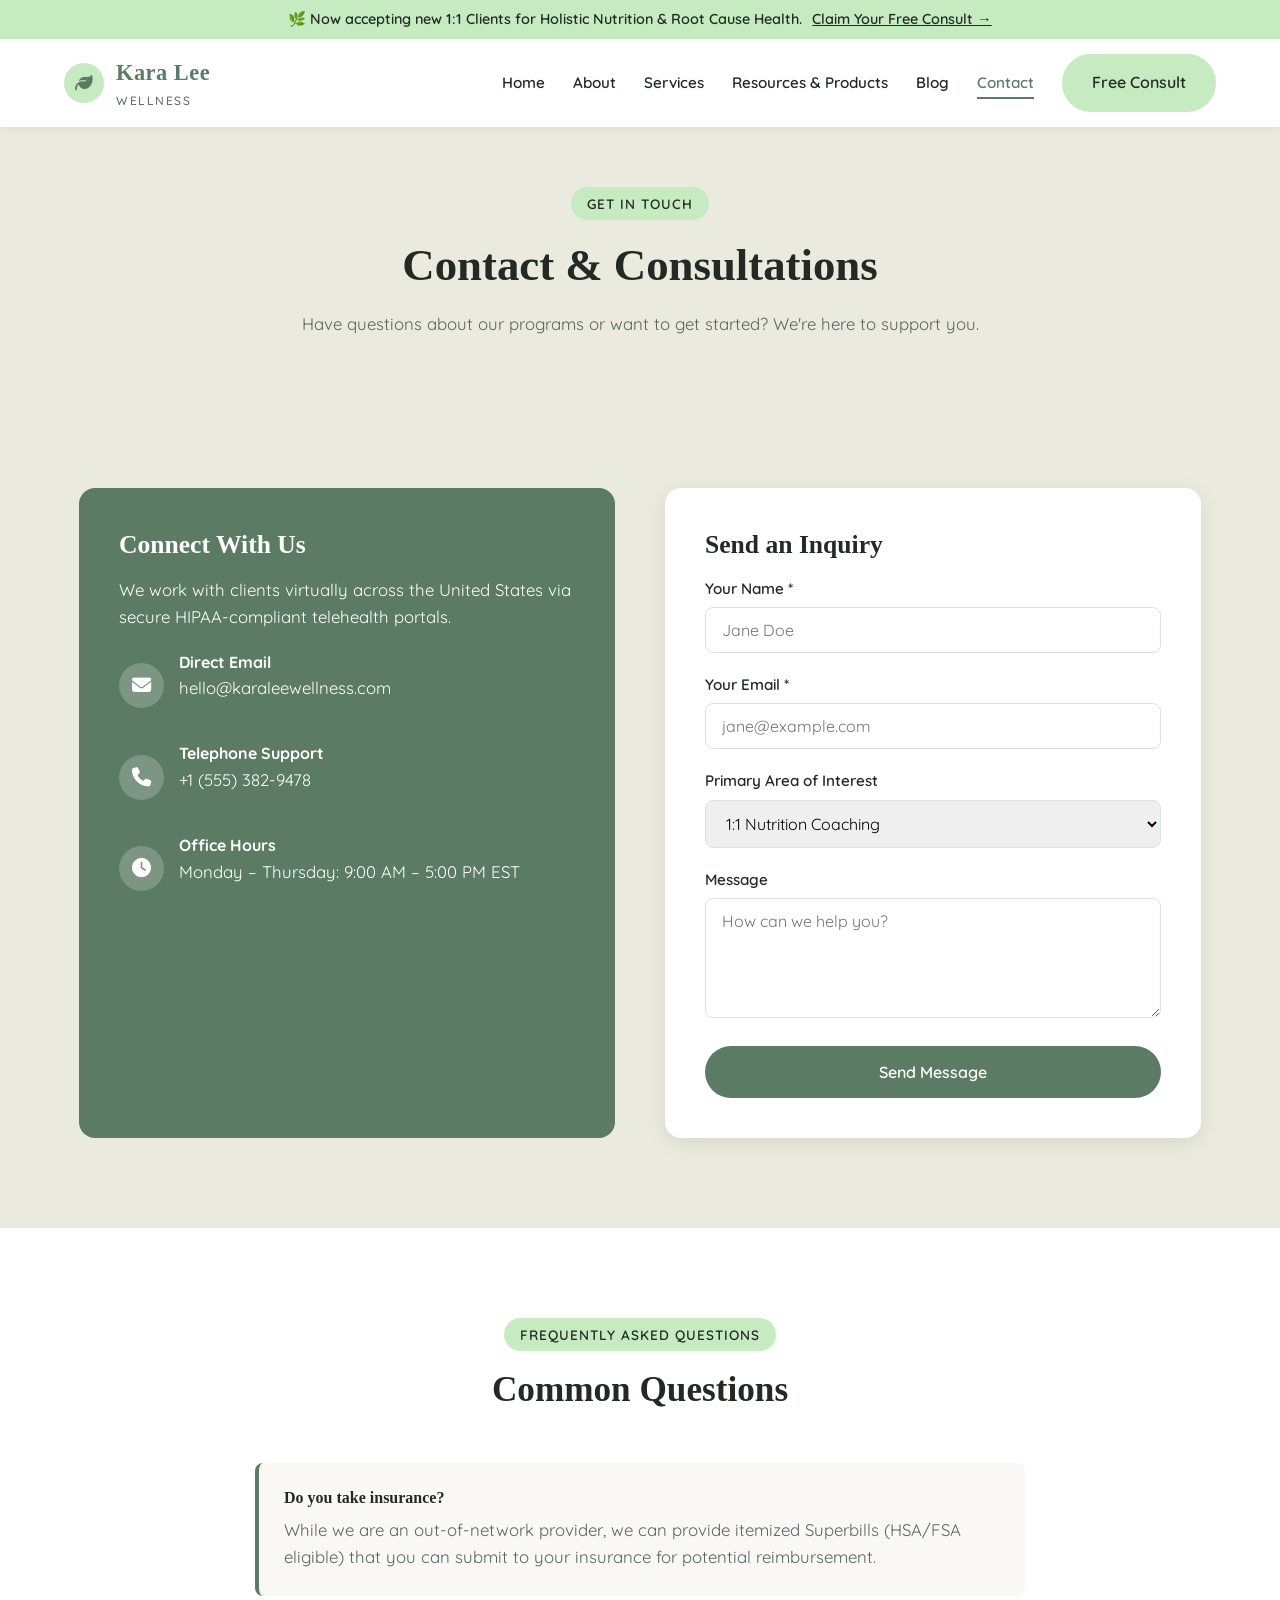
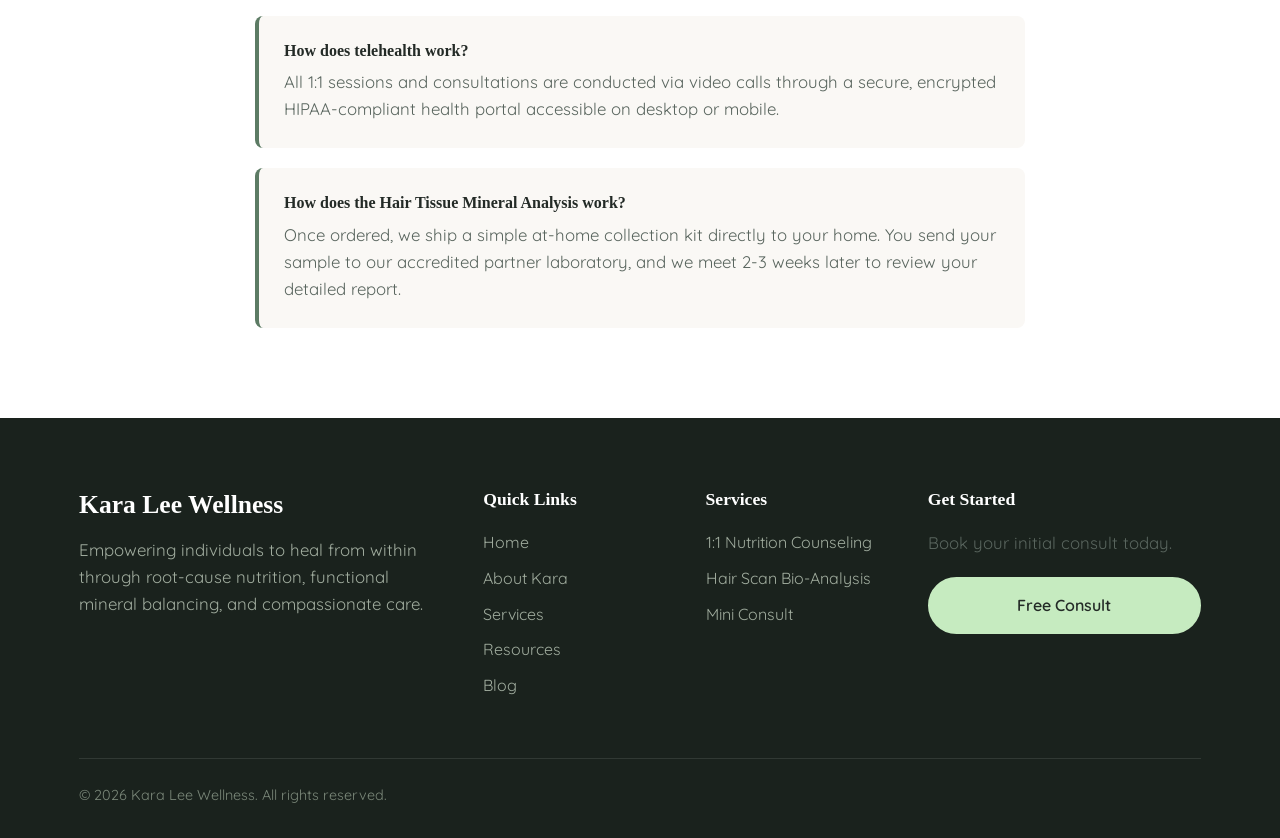
<file: contact.html>
<!DOCTYPE html>
<html lang="en">
<head>
  <meta charset="UTF-8">
  <meta name="viewport" content="width=device-width, initial-scale=1.0">
  <title>Contact & Schedule | Kara Lee Wellness</title>
  <meta name="description" content="Get in touch with Kara Lee Wellness. Schedule your free consultation or send us your health questions.">
  
  <link rel="preconnect" href="https://fonts.googleapis.com">
  <link rel="preconnect" href="https://fonts.gstatic.com" crossorigin>
  <link href="https://fonts.googleapis.com/css2?family=Quicksand:wght@400;500;600;700&family=Nunito:wght@400;600;700&display=swap" rel="stylesheet">
  <link rel="stylesheet" href="https://cdnjs.cloudflare.com/ajax/libs/font-awesome/6.4.0/css/all.min.css">
  <link rel="stylesheet" href="css/style.css">
</head>
<body>

  <div class="announcement-bar">
    🌿 Now accepting new 1:1 Clients for Holistic Nutrition & Root Cause Health. <a href="#" class="open-booking-modal" data-service="Free Consultation">Claim Your Free Consult &rarr;</a>
  </div>

  <header class="site-header">
    <div class="container nav-wrapper">
      <a href="index.html" class="brand-logo">
        <div class="floating-icon" style="width:40px; height:40px; font-size:1.1rem; background-color:#c6ebc0;">
          <i class="fas fa-leaf"></i>
        </div>
        <div class="brand-name">
          Kara Lee
          <span>Wellness</span>
        </div>
      </a>

      <button class="mobile-toggle" aria-label="Toggle Menu">
        <i class="fas fa-bars"></i>
      </button>

      <nav class="nav-menu">
        <a href="index.html" class="nav-link">Home</a>
        <a href="about.html" class="nav-link">About</a>
        <a href="services.html" class="nav-link">Services</a>
        <a href="resources.html" class="nav-link">Resources & Products</a>
        <a href="blog.html" class="nav-link">Blog</a>
        <a href="contact.html" class="nav-link active">Contact</a>
        <a href="#" class="btn btn-secondary open-booking-modal" data-service="Free Consultation">Free Consult</a>
      </nav>
    </div>
  </header>

  <!-- Banner -->
  <section class="quote-banner" style="background-color: var(--bg-sand); padding: 60px 0;">
    <div class="container text-center">
      <span class="badge">Get in Touch</span>
      <h1>Contact & Consultations</h1>
      <p style="max-width: 700px; margin: 0 auto;">Have questions about our programs or want to get started? We're here to support you.</p>
    </div>
  </section>

  <!-- Contact Grid Section -->
  <section class="contact-section">
    <div class="container contact-grid">
      <div class="contact-info-box">
        <h3>Connect With Us</h3>
        <p>We work with clients virtually across the United States via secure HIPAA-compliant telehealth portals.</p>

        <div class="info-item">
          <div class="info-icon"><i class="fas fa-envelope"></i></div>
          <div>
            <strong>Direct Email</strong>
            <p>hello@karaleewellness.com</p>
          </div>
        </div>

        <div class="info-item">
          <div class="info-icon"><i class="fas fa-phone"></i></div>
          <div>
            <strong>Telephone Support</strong>
            <p>+1 (555) 382-9478</p>
          </div>
        </div>

        <div class="info-item">
          <div class="info-icon"><i class="fas fa-clock"></i></div>
          <div>
            <strong>Office Hours</strong>
            <p>Monday – Thursday: 9:00 AM – 5:00 PM EST</p>
          </div>
        </div>
      </div>

      <div class="contact-form-wrapper">
        <h3>Send an Inquiry</h3>
        <form id="mainContactForm">
          <div class="form-group">
            <label for="contactName">Your Name *</label>
            <input type="text" id="contactName" class="form-control" required placeholder="Jane Doe">
          </div>
          <div class="form-group">
            <label for="contactEmail">Your Email *</label>
            <input type="email" id="contactEmail" class="form-control" required placeholder="jane@example.com">
          </div>
          <div class="form-group">
            <label for="contactGoal">Primary Area of Interest</label>
            <select id="contactGoal" class="form-control">
              <option value="1:1 Nutrition Coaching">1:1 Nutrition Coaching</option>
              <option value="Hair Scan Analysis">Hair Scan Bio-Analysis</option>
              <option value="Mini Consult">Mini Consult</option>
              <option value="General Question">General Question</option>
            </select>
          </div>
          <div class="form-group">
            <label for="contactMessage">Message</label>
            <textarea id="contactMessage" class="form-control" placeholder="How can we help you?"></textarea>
          </div>
          <button type="submit" class="btn btn-primary" style="width:100%;">Send Message</button>
        </form>
      </div>
    </div>
  </section>

  <!-- FAQ Section -->
  <section class="services-section" style="background-color: var(--bg-light);">
    <div class="container" style="max-width: 800px;">
      <div class="section-header">
        <span class="badge">Frequently Asked Questions</span>
        <h2>Common Questions</h2>
      </div>

      <div style="display:flex; flex-direction:column; gap:20px;">
        <div style="background-color:var(--bg-cream); padding:25px; border-radius:var(--radius-sm); border-left:4px solid var(--primary-color);">
          <h4 style="margin-bottom:8px;">Do you take insurance?</h4>
          <p style="margin-bottom:0;">While we are an out-of-network provider, we can provide itemized Superbills (HSA/FSA eligible) that you can submit to your insurance for potential reimbursement.</p>
        </div>

        <div style="background-color:var(--bg-cream); padding:25px; border-radius:var(--radius-sm); border-left:4px solid var(--primary-color);">
          <h4 style="margin-bottom:8px;">How does telehealth work?</h4>
          <p style="margin-bottom:0;">All 1:1 sessions and consultations are conducted via video calls through a secure, encrypted HIPAA-compliant health portal accessible on desktop or mobile.</p>
        </div>

        <div style="background-color:var(--bg-cream); padding:25px; border-radius:var(--radius-sm); border-left:4px solid var(--primary-color);">
          <h4 style="margin-bottom:8px;">How does the Hair Tissue Mineral Analysis work?</h4>
          <p style="margin-bottom:0;">Once ordered, we ship a simple at-home collection kit directly to your home. You send your sample to our accredited partner laboratory, and we meet 2-3 weeks later to review your detailed report.</p>
        </div>
      </div>
    </div>
  </section>

  <!-- Footer -->
  <footer class="site-footer">
    <div class="container">
      <div class="footer-grid">
        <div class="footer-brand">
          <h3>Kara Lee Wellness</h3>
          <p>Empowering individuals to heal from within through root-cause nutrition, functional mineral balancing, and compassionate care.</p>
        </div>
        <div class="footer-widget">
          <h4>Quick Links</h4>
          <ul class="footer-links">
            <li><a href="index.html">Home</a></li>
            <li><a href="about.html">About Kara</a></li>
            <li><a href="services.html">Services</a></li>
            <li><a href="resources.html">Resources</a></li>
            <li><a href="blog.html">Blog</a></li>
          </ul>
        </div>
        <div class="footer-widget">
          <h4>Services</h4>
          <ul class="footer-links">
            <li><a href="services.html">1:1 Nutrition Counseling</a></li>
            <li><a href="services.html">Hair Scan Bio-Analysis</a></li>
            <li><a href="services.html">Mini Consult</a></li>
          </ul>
        </div>
        <div class="footer-widget">
          <h4>Get Started</h4>
          <p>Book your initial consult today.</p>
          <a href="#" class="btn btn-secondary open-booking-modal" data-service="Free Consultation" style="width:100%;">Free Consult</a>
        </div>
      </div>
      <div class="footer-bottom">
        <div>&copy; 2026 Kara Lee Wellness. All rights reserved.</div>
      </div>
    </div>
  </footer>

  <!-- Booking Modal -->
  <div class="modal" id="bookingModal">
    <div class="modal-content">
      <button class="modal-close">&times;</button>
      <h2>Book Your Consultation</h2>
      <form id="bookingForm">
        <div class="form-group">
          <label for="modalService">Select Service *</label>
          <select id="modalService" class="form-control" required>
            <option value="Free Consultation">Free 15-Min Discovery Consult ($0)</option>
            <option value="1:1 Nutrition Counseling">1:1 Nutrition Counseling Program</option>
            <option value="Hair Scan Analysis">Hair Scan Bio-Analysis Kit ($249)</option>
            <option value="Mini Consult">45-Min Mini Consult ($120)</option>
          </select>
        </div>
        <div class="form-group">
          <label for="modalName">Your Full Name *</label>
          <input type="text" id="modalName" class="form-control" required>
        </div>
        <div class="form-group">
          <label for="modalEmail">Email Address *</label>
          <input type="email" id="modalEmail" class="form-control" required>
        </div>
        <button type="submit" class="btn btn-primary" style="width:100%;">Confirm Booking Request</button>
      </form>
    </div>
  </div>

  <script src="js/main.js"></script>
</body>
</html>
</file>
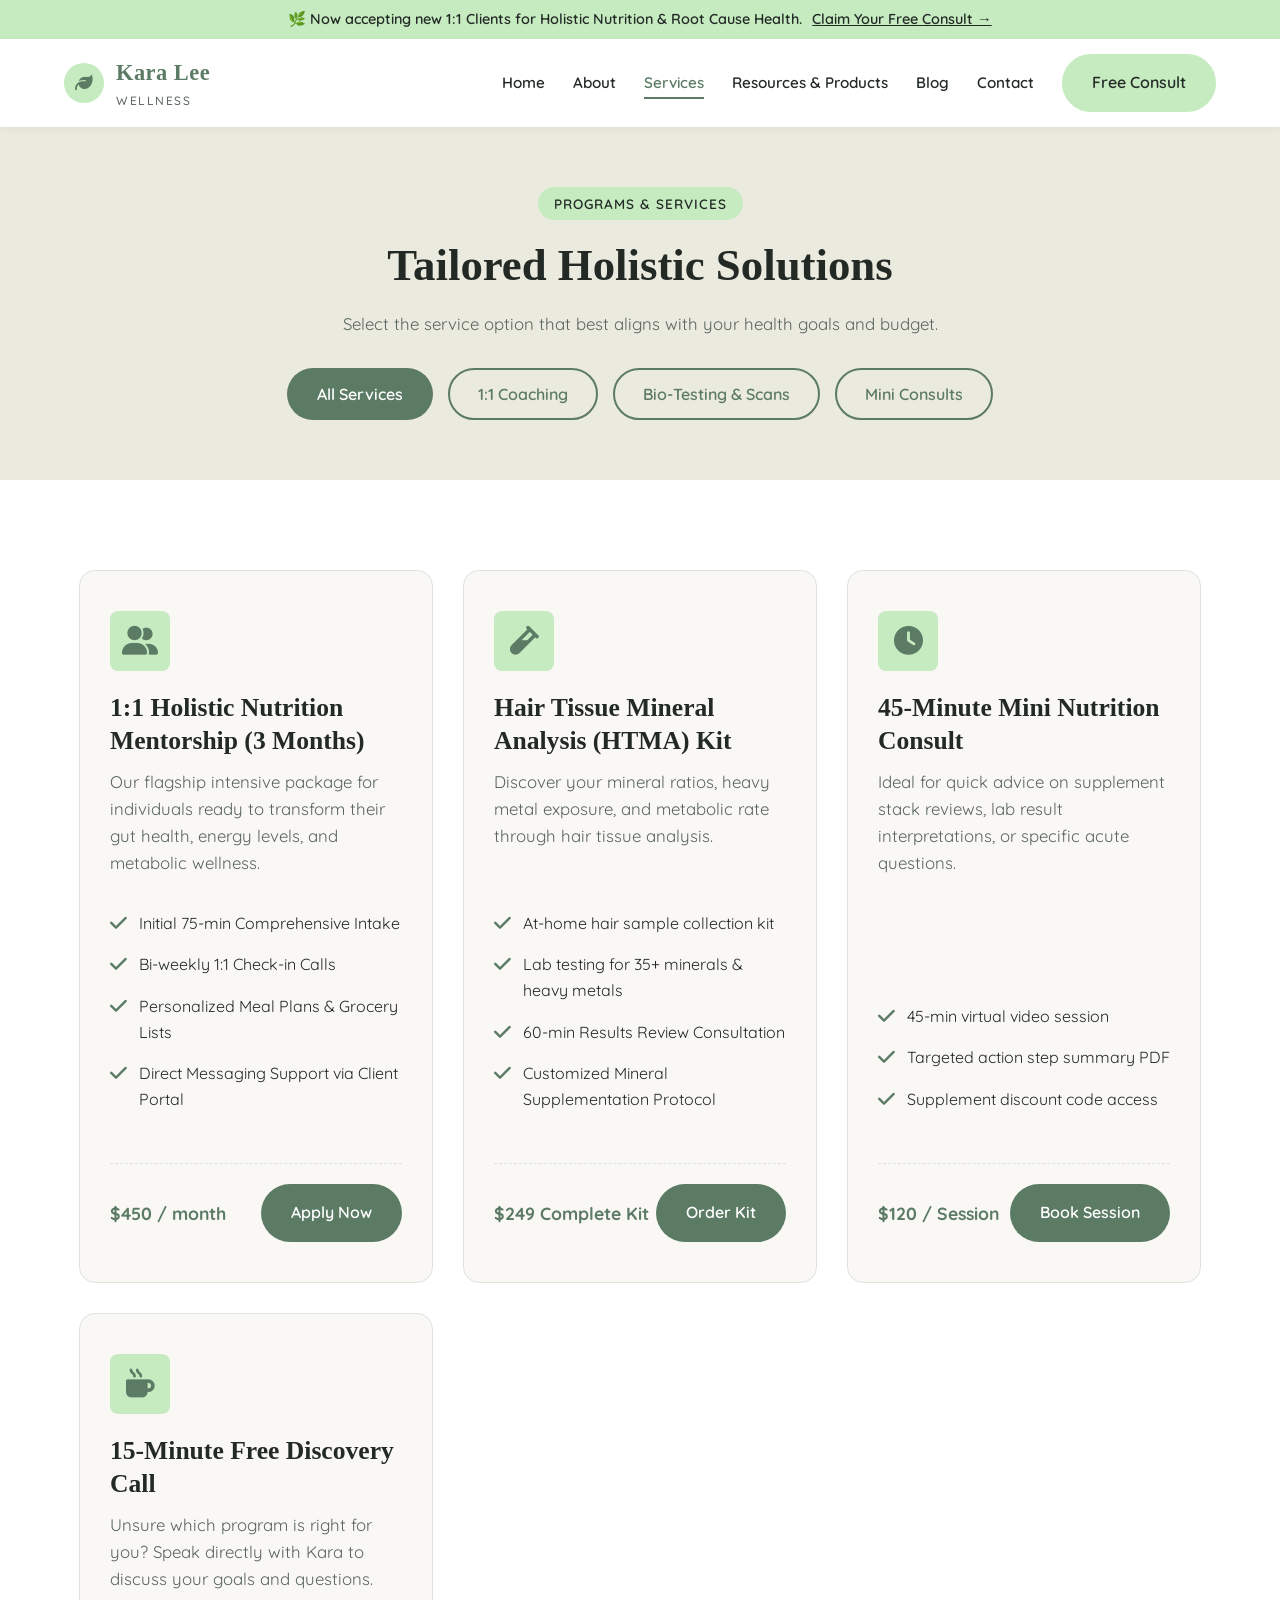
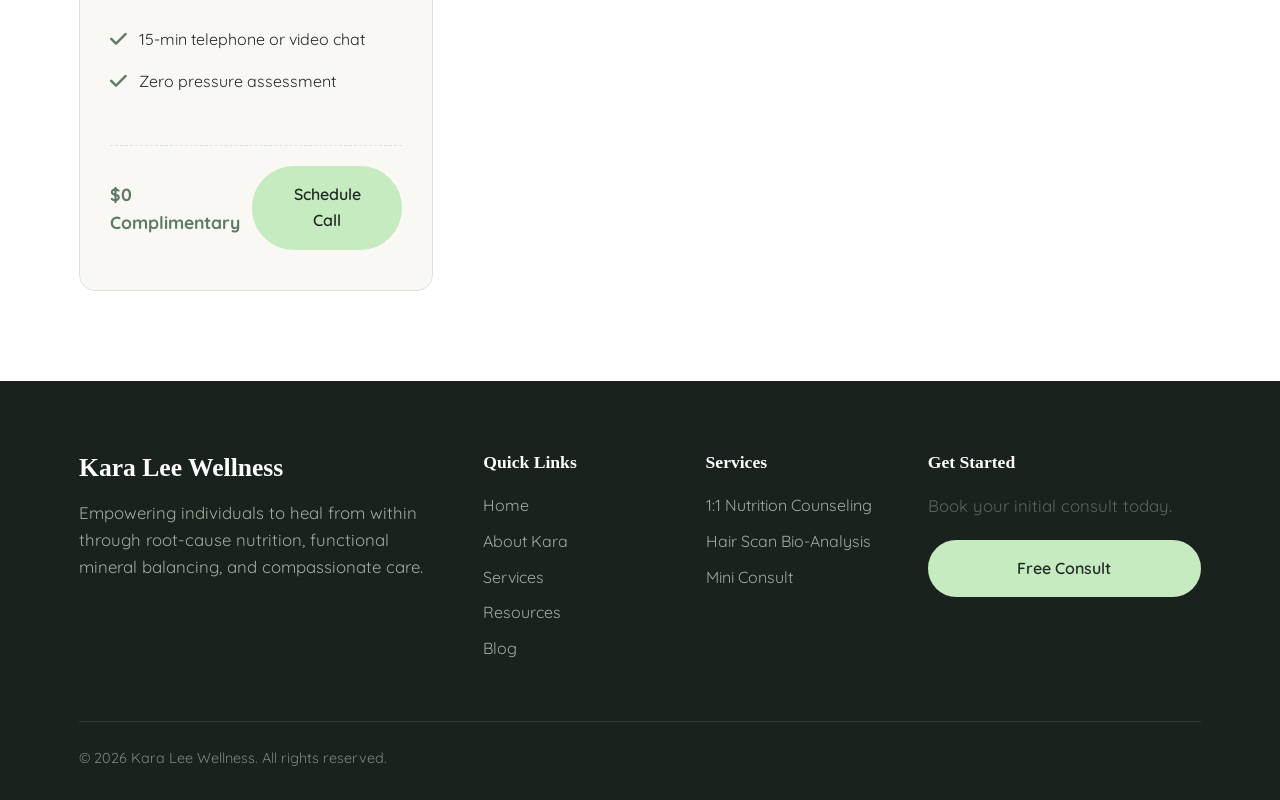
<file: services.html>
<!DOCTYPE html>
<html lang="en">
<head>
  <meta charset="UTF-8">
  <meta name="viewport" content="width=device-width, initial-scale=1.0">
  <title>Nutrition & Wellness Services | Kara Lee Wellness</title>
  <meta name="description" content="Explore our holistic nutrition services including 1:1 Counseling, Hair Tissue Mineral Analysis (HTMA), and Mini Consultations.">
  
  <link rel="preconnect" href="https://fonts.googleapis.com">
  <link rel="preconnect" href="https://fonts.gstatic.com" crossorigin>
  <link href="https://fonts.googleapis.com/css2?family=Quicksand:wght@400;500;600;700&family=Nunito:wght@400;600;700&display=swap" rel="stylesheet">
  <link rel="stylesheet" href="https://cdnjs.cloudflare.com/ajax/libs/font-awesome/6.4.0/css/all.min.css">
  <link rel="stylesheet" href="css/style.css">
</head>
<body>

  <div class="announcement-bar">
    🌿 Now accepting new 1:1 Clients for Holistic Nutrition & Root Cause Health. <a href="#" class="open-booking-modal" data-service="Free Consultation">Claim Your Free Consult &rarr;</a>
  </div>

  <header class="site-header">
    <div class="container nav-wrapper">
      <a href="index.html" class="brand-logo">
        <div class="floating-icon" style="width:40px; height:40px; font-size:1.1rem; background-color:#c6ebc0;">
          <i class="fas fa-leaf"></i>
        </div>
        <div class="brand-name">
          Kara Lee
          <span>Wellness</span>
        </div>
      </a>

      <button class="mobile-toggle" aria-label="Toggle Menu">
        <i class="fas fa-bars"></i>
      </button>

      <nav class="nav-menu">
        <a href="index.html" class="nav-link">Home</a>
        <a href="about.html" class="nav-link">About</a>
        <a href="services.html" class="nav-link active">Services</a>
        <a href="resources.html" class="nav-link">Resources & Products</a>
        <a href="blog.html" class="nav-link">Blog</a>
        <a href="contact.html" class="nav-link">Contact</a>
        <a href="#" class="btn btn-secondary open-booking-modal" data-service="Free Consultation">Free Consult</a>
      </nav>
    </div>
  </header>

  <!-- Banner -->
  <section class="quote-banner" style="background-color: var(--bg-sand); padding: 60px 0;">
    <div class="container text-center">
      <span class="badge">Programs & Services</span>
      <h1>Tailored Holistic Solutions</h1>
      <p style="max-width: 700px; margin: 0 auto;">Select the service option that best aligns with your health goals and budget.</p>
      
      <!-- Filter Tabs -->
      <div style="margin-top: 30px; display: flex; justify-content: center; gap: 15px; flex-wrap: wrap;">
        <button class="btn btn-primary filter-btn" data-filter="all">All Services</button>
        <button class="btn btn-outline filter-btn" data-filter="coaching">1:1 Coaching</button>
        <button class="btn btn-outline filter-btn" data-filter="testing">Bio-Testing & Scans</button>
        <button class="btn btn-outline filter-btn" data-filter="consult">Mini Consults</button>
      </div>
    </div>
  </section>

  <!-- Detailed Services Grid -->
  <section class="services-section">
    <div class="container">
      <div class="services-grid">
        
        <!-- Service 1 -->
        <div class="service-card service-card-item coaching">
          <div class="service-icon"><i class="fas fa-user-friends"></i></div>
          <h3>1:1 Holistic Nutrition Mentorship (3 Months)</h3>
          <p>Our flagship intensive package for individuals ready to transform their gut health, energy levels, and metabolic wellness.</p>
          <ul class="feature-list" style="margin: 15px 0;">
            <li class="feature-item"><i class="fas fa-check"></i> Initial 75-min Comprehensive Intake</li>
            <li class="feature-item"><i class="fas fa-check"></i> Bi-weekly 1:1 Check-in Calls</li>
            <li class="feature-item"><i class="fas fa-check"></i> Personalized Meal Plans & Grocery Lists</li>
            <li class="feature-item"><i class="fas fa-check"></i> Direct Messaging Support via Client Portal</li>
          </ul>
          <div class="service-footer">
            <span class="service-price">$450 / month</span>
            <a href="#" class="btn btn-primary open-booking-modal" data-service="1:1 Nutrition Counseling">Apply Now</a>
          </div>
        </div>

        <!-- Service 2 -->
        <div class="service-card service-card-item testing">
          <div class="service-icon"><i class="fas fa-vial"></i></div>
          <h3>Hair Tissue Mineral Analysis (HTMA) Kit</h3>
          <p>Discover your mineral ratios, heavy metal exposure, and metabolic rate through hair tissue analysis.</p>
          <ul class="feature-list" style="margin: 15px 0;">
            <li class="feature-item"><i class="fas fa-check"></i> At-home hair sample collection kit</li>
            <li class="feature-item"><i class="fas fa-check"></i> Lab testing for 35+ minerals & heavy metals</li>
            <li class="feature-item"><i class="fas fa-check"></i> 60-min Results Review Consultation</li>
            <li class="feature-item"><i class="fas fa-check"></i> Customized Mineral Supplementation Protocol</li>
          </ul>
          <div class="service-footer">
            <span class="service-price">$249 Complete Kit</span>
            <a href="#" class="btn btn-primary open-booking-modal" data-service="Hair Scan Analysis">Order Kit</a>
          </div>
        </div>

        <!-- Service 3 -->
        <div class="service-card service-card-item consult">
          <div class="service-icon"><i class="fas fa-clock"></i></div>
          <h3>45-Minute Mini Nutrition Consult</h3>
          <p>Ideal for quick advice on supplement stack reviews, lab result interpretations, or specific acute questions.</p>
          <ul class="feature-list" style="margin: 15px 0;">
            <li class="feature-item"><i class="fas fa-check"></i> 45-min virtual video session</li>
            <li class="feature-item"><i class="fas fa-check"></i> Targeted action step summary PDF</li>
            <li class="feature-item"><i class="fas fa-check"></i> Supplement discount code access</li>
          </ul>
          <div class="service-footer">
            <span class="service-price">$120 / Session</span>
            <a href="#" class="btn btn-primary open-booking-modal" data-service="Mini Consult">Book Session</a>
          </div>
        </div>

        <!-- Service 4 -->
        <div class="service-card service-card-item consult">
          <div class="service-icon"><i class="fas fa-mug-hot"></i></div>
          <h3>15-Minute Free Discovery Call</h3>
          <p>Unsure which program is right for you? Speak directly with Kara to discuss your goals and questions.</p>
          <ul class="feature-list" style="margin: 15px 0;">
            <li class="feature-item"><i class="fas fa-check"></i> 15-min telephone or video chat</li>
            <li class="feature-item"><i class="fas fa-check"></i> Zero pressure assessment</li>
          </ul>
          <div class="service-footer">
            <span class="service-price">$0 Complimentary</span>
            <a href="#" class="btn btn-secondary open-booking-modal" data-service="Free Consultation">Schedule Call</a>
          </div>
        </div>

      </div>
    </div>
  </section>

  <!-- Footer -->
  <footer class="site-footer">
    <div class="container">
      <div class="footer-grid">
        <div class="footer-brand">
          <h3>Kara Lee Wellness</h3>
          <p>Empowering individuals to heal from within through root-cause nutrition, functional mineral balancing, and compassionate care.</p>
        </div>
        <div class="footer-widget">
          <h4>Quick Links</h4>
          <ul class="footer-links">
            <li><a href="index.html">Home</a></li>
            <li><a href="about.html">About Kara</a></li>
            <li><a href="services.html">Services</a></li>
            <li><a href="resources.html">Resources</a></li>
            <li><a href="blog.html">Blog</a></li>
          </ul>
        </div>
        <div class="footer-widget">
          <h4>Services</h4>
          <ul class="footer-links">
            <li><a href="services.html">1:1 Nutrition Counseling</a></li>
            <li><a href="services.html">Hair Scan Bio-Analysis</a></li>
            <li><a href="services.html">Mini Consult</a></li>
          </ul>
        </div>
        <div class="footer-widget">
          <h4>Get Started</h4>
          <p>Book your initial consult today.</p>
          <a href="#" class="btn btn-secondary open-booking-modal" data-service="Free Consultation" style="width:100%;">Free Consult</a>
        </div>
      </div>
      <div class="footer-bottom">
        <div>&copy; 2026 Kara Lee Wellness. All rights reserved.</div>
      </div>
    </div>
  </footer>

  <!-- Booking Modal -->
  <div class="modal" id="bookingModal">
    <div class="modal-content">
      <button class="modal-close">&times;</button>
      <h2>Book Your Consultation</h2>
      <form id="bookingForm">
        <div class="form-group">
          <label for="modalService">Select Service *</label>
          <select id="modalService" class="form-control" required>
            <option value="Free Consultation">Free 15-Min Discovery Consult ($0)</option>
            <option value="1:1 Nutrition Counseling">1:1 Nutrition Counseling Program</option>
            <option value="Hair Scan Analysis">Hair Scan Bio-Analysis Kit ($249)</option>
            <option value="Mini Consult">45-Min Mini Consult ($120)</option>
          </select>
        </div>
        <div class="form-group">
          <label for="modalName">Your Full Name *</label>
          <input type="text" id="modalName" class="form-control" required>
        </div>
        <div class="form-group">
          <label for="modalEmail">Email Address *</label>
          <input type="email" id="modalEmail" class="form-control" required>
        </div>
        <button type="submit" class="btn btn-primary" style="width:100%;">Confirm Booking Request</button>
      </form>
    </div>
  </div>

  <script src="js/main.js"></script>
</body>
</html>
</file>
<file: css/style.css>
/* ==========================================================================
   Kara Lee Wellness - Modern Static Website Design System & Stylesheet
   ========================================================================== */

/* Color Palette & CSS Variables */
:root {
  --primary-color: #5c7b64;       /* Warm Sage Green */
  --primary-hover: #48634f;
  --secondary-color: #c6ebc0;     /* Soft Mint Green Accent */
  --accent-color: #e3b04b;        /* Soft Gold Accent */
  --bg-cream: #faf8f5;            /* Off-white Cream Background */
  --bg-light: #ffffff;            /* Pure White */
  --bg-sand: #ebeadf;             /* Earthy Sand/Warm Gray */
  --text-dark: #232a26;           /* Deep Charcoal Text */
  --text-muted: #59655e;          /* Muted Gray Text */
  --border-color: #dce3dd;        /* Light Border */
  --shadow-sm: 0 2px 8px rgba(0, 0, 0, 0.05);
  --shadow-md: 0 5px 20px rgba(0, 0, 0, 0.08);
  --shadow-lg: 0 10px 30px rgba(0, 0, 0, 0.12);
  --radius-sm: 8px;
  --radius-md: 16px;
  --radius-lg: 24px;
  --radius-full: 9999px;
  --transition: all 0.3s ease;
  --font-heading: 'Georgia', serif;
  --font-body: 'Quicksand', 'Nunito', -apple-system, BlinkMacSystemFont, sans-serif;
}

/* Reset & Base Styles */
* {
  margin: 0;
  padding: 0;
  box-sizing: border-box;
}

html {
  scroll-behavior: smooth;
  font-size: 16px;
}

body {
  font-family: var(--font-body);
  color: var(--text-dark);
  background-color: var(--bg-cream);
  line-height: 1.6;
  overflow-x: hidden;
}

img {
  max-width: 100%;
  height: auto;
  display: block;
}

a {
  color: inherit;
  text-decoration: none;
  transition: var(--transition);
}

ul {
  list-style: none;
}

/* Container */
.container {
  width: 90%;
  max-width: 1200px;
  margin: 0 auto;
  padding: 0 15px;
}

/* Typography */
h1, h2, h3, h4, h5, h6 {
  font-family: var(--font-heading);
  color: var(--text-dark);
  line-height: 1.3;
  margin-bottom: 1rem;
}

h1 {
  font-size: 2.8rem;
  font-weight: 700;
}

h2 {
  font-size: 2.2rem;
  font-weight: 700;
}

h3 {
  font-size: 1.6rem;
}

p {
  color: var(--text-muted);
  margin-bottom: 1.2rem;
  font-size: 1.05rem;
}

.text-center {
  text-align: center;
}

.badge {
  display: inline-block;
  padding: 6px 16px;
  background-color: var(--secondary-color);
  color: var(--text-dark);
  font-weight: 600;
  font-size: 0.85rem;
  border-radius: var(--radius-full);
  text-transform: uppercase;
  letter-spacing: 1px;
  margin-bottom: 1rem;
}

/* Buttons */
.btn {
  display: inline-flex;
  align-items: center;
  justify-content: center;
  gap: 8px;
  padding: 14px 28px;
  font-family: var(--font-body);
  font-weight: 600;
  font-size: 1rem;
  border-radius: var(--radius-full);
  cursor: pointer;
  border: 2px solid transparent;
  transition: var(--transition);
  text-align: center;
}

.btn-primary {
  background-color: var(--primary-color);
  color: #ffffff;
}

.btn-primary:hover {
  background-color: var(--primary-hover);
  transform: translateY(-2px);
  box-shadow: var(--shadow-md);
}

.btn-secondary {
  background-color: var(--secondary-color);
  color: var(--text-dark);
  border-color: var(--secondary-color);
}

.btn-secondary:hover {
  background-color: #b5e2af;
  transform: translateY(-2px);
  box-shadow: var(--shadow-sm);
}

.btn-outline {
  background-color: transparent;
  border-color: var(--primary-color);
  color: var(--primary-color);
}

.btn-outline:hover {
  background-color: var(--primary-color);
  color: #ffffff;
  transform: translateY(-2px);
}

/* Top Announcement Bar */
.announcement-bar {
  background-color: var(--secondary-color);
  color: var(--text-dark);
  text-align: center;
  padding: 8px 15px;
  font-size: 0.9rem;
  font-weight: 600;
}

.announcement-bar a {
  text-decoration: underline;
  margin-left: 6px;
}

/* Header & Navigation */
.site-header {
  background-color: var(--bg-light);
  position: sticky;
  top: 0;
  z-index: 1000;
  box-shadow: var(--shadow-sm);
  transition: var(--transition);
}

.nav-wrapper {
  display: flex;
  align-items: center;
  justify-content: space-between;
  padding: 15px 0;
}

.brand-logo {
  display: flex;
  align-items: center;
  gap: 12px;
}

.brand-logo img {
  width: 45px;
  height: 45px;
  border-radius: 50%;
  object-fit: cover;
}

.brand-name {
  font-family: var(--font-heading);
  font-size: 1.4rem;
  font-weight: 700;
  color: var(--primary-color);
  letter-spacing: 0.5px;
}

.brand-name span {
  display: block;
  font-family: var(--font-body);
  font-size: 0.75rem;
  font-weight: 500;
  color: var(--text-muted);
  text-transform: uppercase;
  letter-spacing: 1.5px;
}

.nav-menu {
  display: flex;
  align-items: center;
  gap: 28px;
}

.nav-link {
  font-weight: 600;
  font-size: 0.95rem;
  color: var(--text-dark);
  position: relative;
}

.nav-link:hover, .nav-link.active {
  color: var(--primary-color);
}

.nav-link::after {
  content: '';
  position: absolute;
  bottom: -4px;
  left: 0;
  width: 0;
  height: 2px;
  background-color: var(--primary-color);
  transition: var(--transition);
}

.nav-link:hover::after, .nav-link.active::after {
  width: 100%;
}

.mobile-toggle {
  display: none;
  background: none;
  border: none;
  font-size: 1.6rem;
  color: var(--text-dark);
  cursor: pointer;
}

/* Hero Section */
.hero {
  padding: 80px 0 60px;
  background-color: var(--bg-cream);
  position: relative;
  overflow: hidden;
}

.hero-grid {
  display: grid;
  grid-template-columns: 1fr 1fr;
  gap: 50px;
  align-items: center;
}

.hero-content h1 {
  margin-top: 10px;
  color: var(--text-dark);
}

.hero-content p {
  font-size: 1.15rem;
  margin-bottom: 2rem;
}

.hero-btns {
  display: flex;
  gap: 15px;
  flex-wrap: wrap;
}

.hero-image-wrapper {
  position: relative;
}

.hero-image-card {
  position: relative;
  border-radius: var(--radius-lg);
  overflow: hidden;
  box-shadow: var(--shadow-lg);
}

.hero-image-card img {
  width: 100%;
  height: 480px;
  object-fit: cover;
}

.hero-badge-floating {
  position: absolute;
  bottom: -20px;
  left: -20px;
  background-color: var(--bg-light);
  padding: 20px 25px;
  border-radius: var(--radius-md);
  box-shadow: var(--shadow-md);
  display: flex;
  align-items: center;
  gap: 15px;
}

.floating-icon {
  width: 48px;
  height: 48px;
  background-color: var(--secondary-color);
  border-radius: 50%;
  display: flex;
  align-items: center;
  justify-content: center;
  font-size: 1.4rem;
  color: var(--primary-color);
}

.floating-text h4 {
  font-size: 1rem;
  margin-bottom: 2px;
}

.floating-text p {
  font-size: 0.85rem;
  margin-bottom: 0;
}

/* Feature Quote Banner */
.quote-banner {
  background-color: var(--secondary-color);
  padding: 50px 0;
  text-align: center;
}

.quote-content blockquote {
  font-family: var(--font-heading);
  font-size: 1.5rem;
  font-style: italic;
  color: var(--text-dark);
  max-width: 800px;
  margin: 0 auto 15px;
}

.quote-author {
  font-weight: 700;
  color: var(--primary-hover);
}

/* Services Section */
.services-section {
  padding: 90px 0;
  background-color: var(--bg-light);
}

.section-header {
  text-align: center;
  max-width: 650px;
  margin: 0 auto 50px;
}

.services-grid {
  display: grid;
  grid-template-columns: repeat(auto-fit, minmax(320px, 1fr));
  gap: 30px;
}

.service-card {
  background-color: var(--bg-cream);
  padding: 40px 30px;
  border-radius: var(--radius-md);
  border: 1px solid var(--border-color);
  transition: var(--transition);
  display: flex;
  flex-direction: column;
  height: 100%;
}

.service-card:hover {
  transform: translateY(-8px);
  box-shadow: var(--shadow-md);
  border-color: var(--secondary-color);
}

.service-icon {
  width: 60px;
  height: 60px;
  background-color: var(--secondary-color);
  color: var(--primary-color);
  border-radius: var(--radius-sm);
  display: flex;
  align-items: center;
  justify-content: center;
  font-size: 1.8rem;
  margin-bottom: 20px;
}

.service-card h3 {
  margin-bottom: 12px;
}

.service-card p {
  flex-grow: 1;
}

.service-footer {
  margin-top: 20px;
  padding-top: 20px;
  border-top: 1px dashed var(--border-color);
  display: flex;
  align-items: center;
  justify-content: space-between;
}

.service-price {
  font-weight: 700;
  font-size: 1.1rem;
  color: var(--primary-color);
}

/* Philosophy / About Section */
.philosophy-section {
  padding: 90px 0;
  background-color: var(--bg-sand);
}

.philosophy-grid {
  display: grid;
  grid-template-columns: 1fr 1fr;
  gap: 60px;
  align-items: center;
}

.philosophy-image img {
  border-radius: var(--radius-lg);
  box-shadow: var(--shadow-md);
}

.feature-list {
  margin: 25px 0;
}

.feature-item {
  display: flex;
  align-items: flex-start;
  gap: 12px;
  margin-bottom: 16px;
}

.feature-item i {
  color: var(--primary-color);
  font-size: 1.2rem;
  margin-top: 3px;
}

/* Free Resources / Products */
.resources-section {
  padding: 90px 0;
  background-color: var(--bg-light);
}

.resource-cards {
  display: grid;
  grid-template-columns: repeat(auto-fit, minmax(280px, 1fr));
  gap: 25px;
}

.resource-card {
  background: var(--bg-cream);
  border-radius: var(--radius-md);
  overflow: hidden;
  box-shadow: var(--shadow-sm);
  transition: var(--transition);
}

.resource-card:hover {
  transform: translateY(-5px);
  box-shadow: var(--shadow-md);
}

.resource-thumb {
  height: 200px;
  overflow: hidden;
}

.resource-thumb img {
  width: 100%;
  height: 100%;
  object-fit: cover;
  transition: var(--transition);
}

.resource-card:hover .resource-thumb img {
  transform: scale(1.05);
}

.resource-body {
  padding: 25px;
}

/* Testimonials Carousel / Grid */
.testimonials-section {
  padding: 90px 0;
  background-color: var(--bg-cream);
}

.testimonials-grid {
  display: grid;
  grid-template-columns: repeat(auto-fit, minmax(300px, 1fr));
  gap: 30px;
}

.testimonial-card {
  background: var(--bg-light);
  padding: 35px 30px;
  border-radius: var(--radius-md);
  box-shadow: var(--shadow-sm);
  position: relative;
}

.testimonial-stars {
  color: var(--accent-color);
  margin-bottom: 15px;
  font-size: 1.1rem;
}

.testimonial-card p {
  font-style: italic;
  font-size: 1rem;
  margin-bottom: 20px;
}

.testimonial-user {
  display: flex;
  align-items: center;
  gap: 12px;
}

.user-avatar {
  width: 45px;
  height: 45px;
  border-radius: 50%;
  background-color: var(--secondary-color);
  color: var(--primary-color);
  display: flex;
  align-items: center;
  justify-content: center;
  font-weight: 700;
}

/* Contact & Appointment Section */
.contact-section {
  padding: 90px 0;
  background-color: var(--bg-sand);
}

.contact-grid {
  display: grid;
  grid-template-columns: 1fr 1fr;
  gap: 50px;
}

.contact-info-box {
  background-color: var(--primary-color);
  color: #ffffff;
  padding: 40px;
  border-radius: var(--radius-md);
}

.contact-info-box h3, .contact-info-box p {
  color: #ffffff;
}

.info-item {
  display: flex;
  align-items: center;
  gap: 15px;
  margin-bottom: 20px;
}

.info-icon {
  width: 45px;
  height: 45px;
  background-color: rgba(255, 255, 255, 0.2);
  border-radius: 50%;
  display: flex;
  align-items: center;
  justify-content: center;
  font-size: 1.2rem;
}

.contact-form-wrapper {
  background-color: var(--bg-light);
  padding: 40px;
  border-radius: var(--radius-md);
  box-shadow: var(--shadow-md);
}

.form-group {
  margin-bottom: 20px;
}

.form-group label {
  display: block;
  font-weight: 600;
  margin-bottom: 6px;
  font-size: 0.95rem;
}

.form-control {
  width: 100%;
  padding: 12px 16px;
  border: 1px solid var(--border-color);
  border-radius: var(--radius-sm);
  font-family: var(--font-body);
  font-size: 1rem;
  transition: var(--transition);
}

.form-control:focus {
  outline: none;
  border-color: var(--primary-color);
  box-shadow: 0 0 0 3px rgba(92, 123, 100, 0.15);
}

textarea.form-control {
  resize: vertical;
  min-height: 120px;
}

/* Footer */
.site-footer {
  background-color: #1a221d;
  color: #d1d8d3;
  padding: 70px 0 30px;
}

.footer-grid {
  display: grid;
  grid-template-columns: 2fr 1fr 1fr 1.5fr;
  gap: 40px;
  margin-bottom: 50px;
}

.footer-brand h3 {
  color: #ffffff;
}

.footer-brand p {
  color: #a0ac9e;
}

.footer-widget h4 {
  color: #ffffff;
  font-size: 1.1rem;
  margin-bottom: 20px;
}

.footer-links li {
  margin-bottom: 10px;
}

.footer-links a {
  color: #a0ac9e;
}

.footer-links a:hover {
  color: var(--secondary-color);
  padding-left: 5px;
}

.social-links {
  display: flex;
  gap: 15px;
  margin-top: 20px;
}

.social-link {
  width: 38px;
  height: 38px;
  background-color: rgba(255, 255, 255, 0.1);
  color: #ffffff;
  border-radius: 50%;
  display: flex;
  align-items: center;
  justify-content: center;
  transition: var(--transition);
}

.social-link:hover {
  background-color: var(--secondary-color);
  color: var(--text-dark);
}

.footer-bottom {
  border-top: 1px solid rgba(255, 255, 255, 0.1);
  padding-top: 25px;
  display: flex;
  align-items: center;
  justify-content: space-between;
  font-size: 0.9rem;
  color: #7b887a;
}

.footer-bottom a {
  color: #9cb09b;
}

/* Modal Booking Window */
.modal {
  display: none;
  position: fixed;
  top: 0;
  left: 0;
  width: 100%;
  height: 100%;
  background-color: rgba(0, 0, 0, 0.6);
  backdrop-filter: blur(4px);
  z-index: 2000;
  align-items: center;
  justify-content: center;
  padding: 20px;
}

.modal.active {
  display: flex;
}

.modal-content {
  background-color: var(--bg-light);
  width: 100%;
  max-width: 600px;
  border-radius: var(--radius-md);
  padding: 40px;
  position: relative;
  animation: modalSlide 0.3s ease;
}

@keyframes modalSlide {
  from {
    transform: translateY(30px);
    opacity: 0;
  }
  to {
    transform: translateY(0);
    opacity: 1;
  }
}

.modal-close {
  position: absolute;
  top: 20px;
  right: 20px;
  background: none;
  border: none;
  font-size: 1.5rem;
  cursor: pointer;
  color: var(--text-muted);
}

/* Toast Notifications */
.toast-notification {
  position: fixed;
  bottom: 30px;
  right: 30px;
  background-color: var(--primary-color);
  color: #ffffff;
  padding: 16px 24px;
  border-radius: var(--radius-sm);
  box-shadow: var(--shadow-lg);
  display: flex;
  align-items: center;
  gap: 12px;
  z-index: 3000;
  transform: translateY(100px);
  opacity: 0;
  transition: all 0.4s ease;
}

.toast-notification.show {
  transform: translateY(0);
  opacity: 1;
}

/* Mobile Responsive */
@media (max-width: 992px) {
  h1 { font-size: 2.2rem; }
  h2 { font-size: 1.8rem; }

  .hero-grid, .philosophy-grid, .contact-grid {
    grid-template-columns: 1fr;
    gap: 40px;
  }

  .footer-grid {
    grid-template-columns: 1fr 1fr;
  }

  .hero-image-card img {
    height: 380px;
  }
}

@media (max-width: 768px) {
  .mobile-toggle {
    display: block;
  }

  .nav-menu {
    position: absolute;
    top: 100%;
    left: 0;
    width: 100%;
    background-color: var(--bg-light);
    flex-direction: column;
    padding: 25px;
    gap: 18px;
    box-shadow: var(--shadow-md);
    transform: translateY(-200%);
    opacity: 0;
    transition: var(--transition);
  }

  .nav-menu.active {
    transform: translateY(0);
    opacity: 1;
  }

  .footer-grid {
    grid-template-columns: 1fr;
  }

  .footer-bottom {
    flex-direction: column;
    gap: 15px;
    text-align: center;
  }
}
</file>
